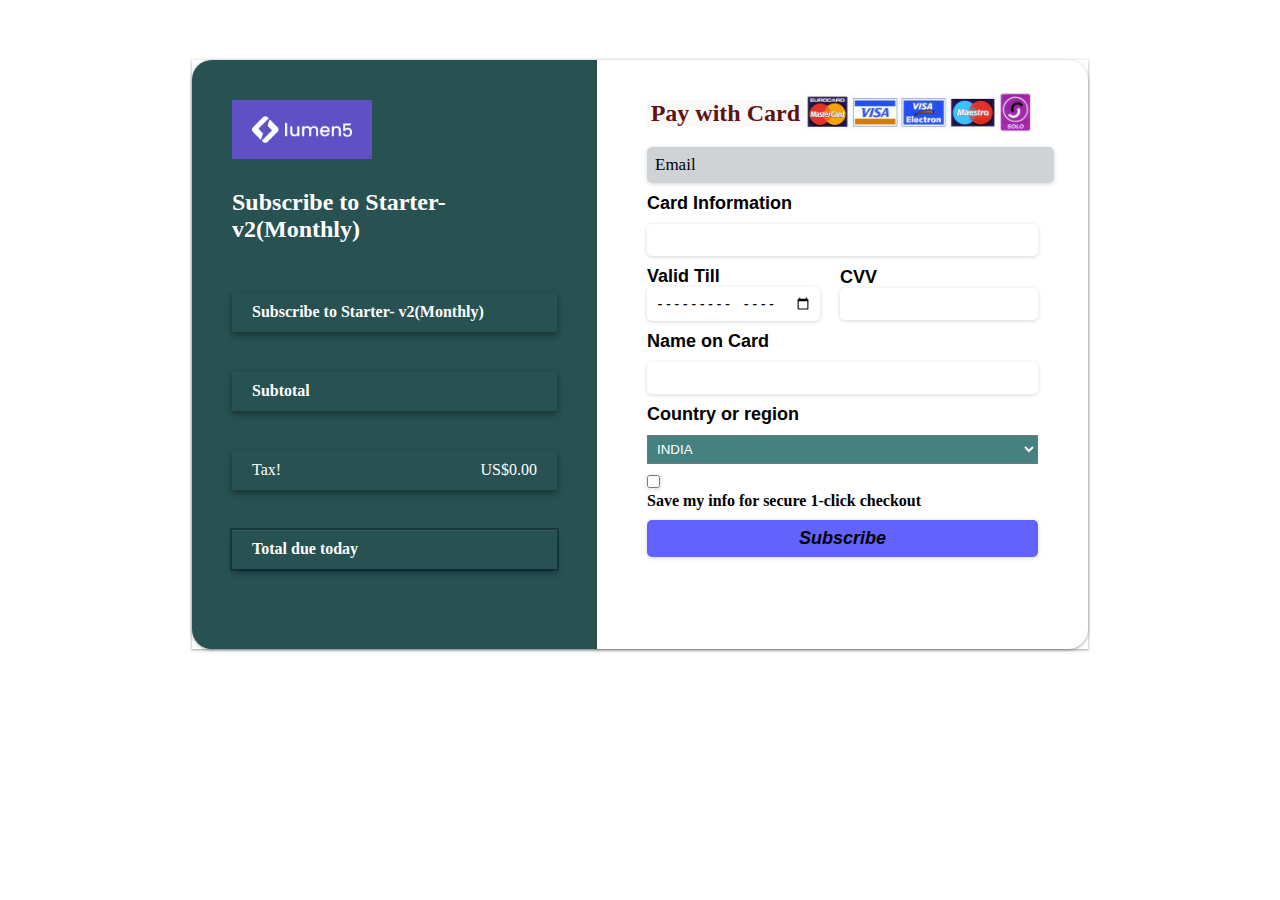
<file: card.html>
<!DOCTYPE html>
<html lang="en">
  <head>
    <meta charset="UTF-8" />
    <meta http-equiv="X-UA-Compatible" content="IE=edge" />
    <meta name="viewport" content="width=device-width, initial-scale=1.0" />
    <title>Payment Section</title>
    <link rel="stylesheet" href="./pay_css/mje.css" />
  </head>
  <body>
    <div id="pay">
      <div id="paise">
        <img class="logoo" src="logo.png" alt="" onclick="dabao_img()" />
        <div>
          <h2>Subscribe to Starter- v2(Monthly)</h2>
          <h1 id="laao"></h1>
        </div>
        <div class="allM">
          <div>
            <h4>Subscribe to Starter- v2(Monthly)</h4>
            <h5 class="lto"></h5>
          </div>
          <div>
            <h4>Subtotal</h4>
            <h5 class="lto2"></h5>
          </div>
          <div>
            <p>Tax!</p>
            <p>US$0.00</p>
          </div>
          <div id="voxshad">
            <h4>Total due today</h4>
            <h3 style="color:red"  class="lto3"></h3>
          </div>
        </div>
      </div>
      <div id="debit">
        <div>
          <div><h2 id="h2">Pay with Card</h2></div>
          <div><img src="cards.jpg" alt="" /></div>
        </div>

        <div class="email">
          <span>Email</span><span class="mop"> shivammoudgil358@gmail.com</span>
        </div>
        <form action="">
          <label for="">Card Information</label>
          <input type="text" name="cardno" maxlength="16" id="cardno" />
          <div class="float">
            <div><label for="">Valid Till </label><input type="month" /></div>
            <div>
              <label for="">CVV </label
              ><input id="cvv" type="text" maxlength="3" />
            </div>
          </div>
          <label for="">Name on Card</label>
          <input type="text" />
          <label for="">Country or region</label>
          <select name="" id="">
            <option value="">INDIA</option>
            <option value="">USA</option>
            <option value="">UK</option>
            <option value="">RUSSIA</option>
            <option value="">CHINA</option>
          </select>

          <div>
            <input type="checkbox" name="checkbox" id="checkbox" />
            <p>Save my info for secure 1-click checkout</p>
          </div>

          <input style="cursor: pointer;" id="submit" type="submit" value="Subscribe" />
        </form>
      </div>
    </div>
  </body>
</html>
<script src="./payjs/pay.js"></script>
</file>
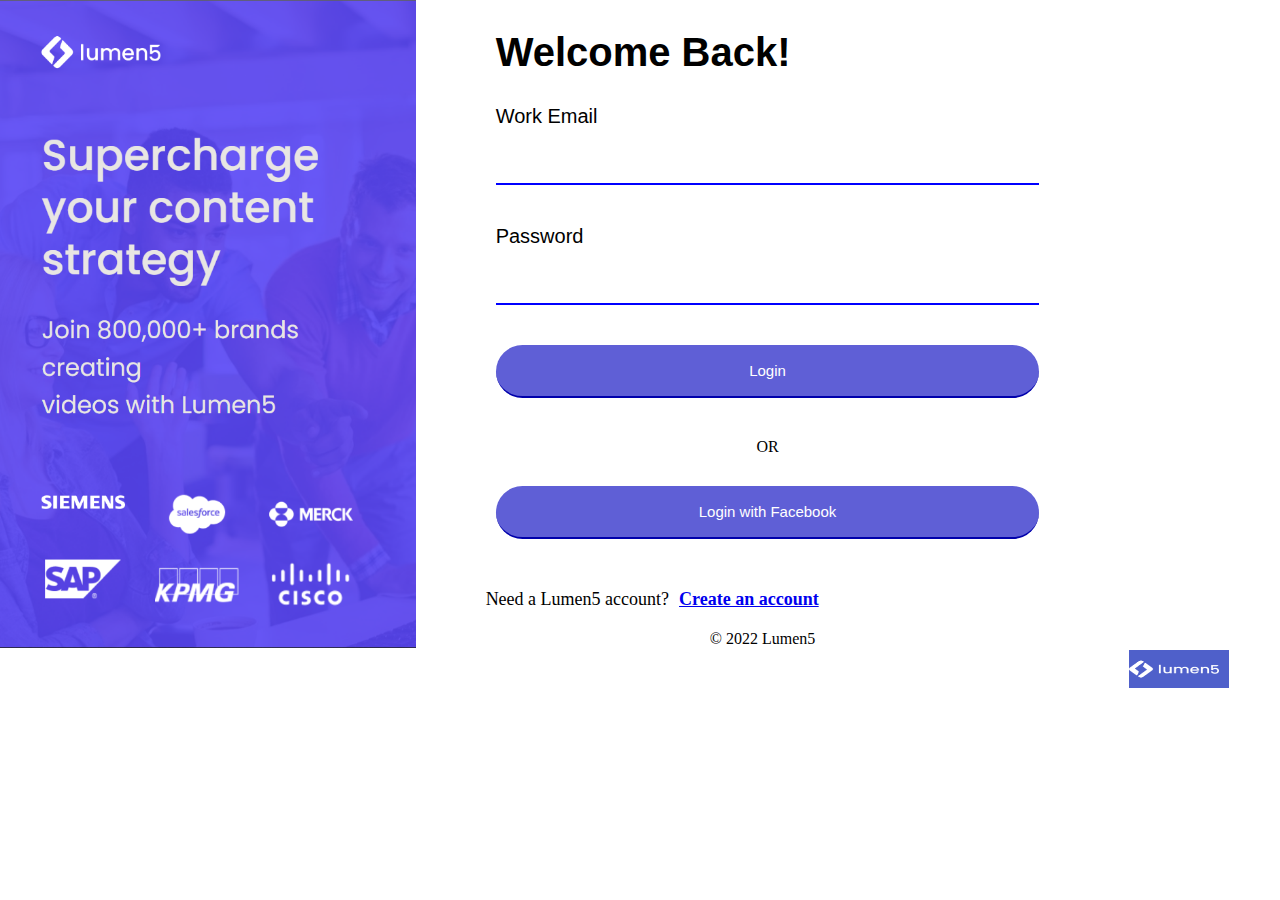
<file: login.html>
<!DOCTYPE html>
<html lang="en">
  <head>
    <meta charset="UTF-8" />
    <meta http-equiv="X-UA-Compatible" content="IE=edge" />
    <meta name="viewport" content="width=device-width, initial-scale=1.0" />
    <title>Login</title>
    <link rel="stylesheet" href="form.css" />
  </head>
  <body>
    <div id="lgn">
      <div>
        <img src="lk.png" alt="" />
      </div>
      <div>
        <form action="">
          <h1>Welcome Back!</h1>
          <label for="">Work Email</label>
          <input type="text" id="email" />
          <label for="">Password</label>
          <input type="password" id="password" />
          <input id="btn" type="submit" value="Login" />
          <p>OR</p>
          <input id="btn" type="submit" value="Login with Facebook" />
        </form>
        <div class="redr">
          <p>Need a Lumen5 account?</p>
          <a style="font-weight: bold" href="signup.html">Create an account</a>
        </div>
        <p>© 2022 Lumen5</p>
      </div>
      <div class="rif">
        <a href="index.html"><img class="home" src="logo.png" alt="" /></a>
      </div>
    </div>
  </body>
</html>
<script src="./scripts/login.js"></script>
</file>
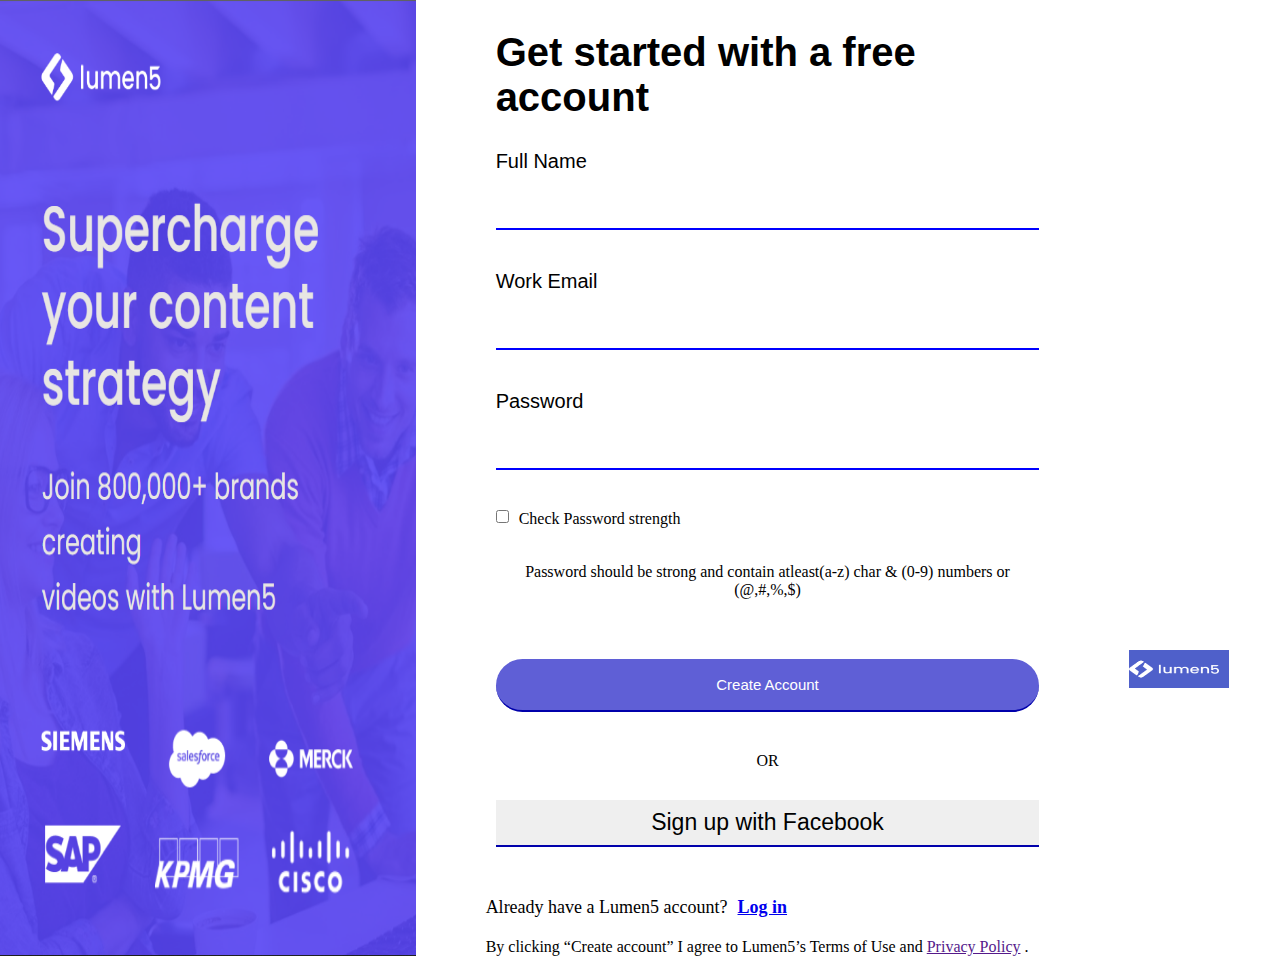
<file: signup.html>
<!DOCTYPE html>
<html lang="en">
  <head>
    <meta charset="UTF-8" />
    <meta http-equiv="X-UA-Compatible" content="IE=edge" />
    <meta name="viewport" content="width=device-width, initial-scale=1.0" />
    <title>Sign-Up</title>
    <link rel="stylesheet" href="form.css" />
    <link
      rel="stylesheet"
      href="https://cdnjs.cloudflare.com/ajax/libs/font-awesome/4.7.0/css/font-awesome.min.css"
    />
  </head>
  <body>
    <div id="lgn">
      <div>
        <img src="lk.png" alt="" />
      </div>
      <div>
        <form action="">
          <h1>Get started with a free account</h1>
          <label for="">Full Name</label>
          <input type="text" id="name" placeholder="" required />
          <label for="">Work Email</label>
          <input type="text" id="email" required/>
         <label for="pwd1">Password</label>
<input type="Password" id="password"
onBlur="valuate(this)" />
<div class="checkbox"><input type="checkbox">Check Password strength</div>
<center><p>Password should be strong and contain atleast(a-z) char & (0-9) numbers or (@,#,%,$)</p></center>
          <center>
           <div id="showStrength"></div></center>
          <input id="btn" type="submit" value="Create Account" />
          <p>OR</p>
          <input  type="submit" value="Sign up with Facebook" />
        </form>
        <div class="redr">
          <p>Already have a Lumen5 account?</p>
          <a style="font-weight: bold" href="login.html">Log in</a>
        </div>
        <p class="lef">
          By clicking “Create account” I agree to Lumen5’s Terms of Use and
          <a href="">Privacy Policy</a>
          .
        </p>
      </div>
      <div class="rif"><img class="home" src="logo.png" alt="" /></div>
    </div>
  </body>
</html>
<script src="./scripts/signup.js"></script>
</file>
<file: pay_css/mje.css>
*{
    margin:0px;
    padding:0px;
}
body{
    background-image:url(https://images.pexels.com/photos/2763927/pexels-photo-2763927.jpeg?auto=compress&cs=tinysrgb&w=600);
    
    background-size: cover;
}
#pay{
    border:1px solid;
    width: 70%;
    height: auto;
    margin: auto;
    display: grid;
    grid-template-columns: repeat(2,1fr);
    margin-top: 60px;


}
#pay>div:first-child{
    background-color: white;
border-radius: 20px 0px 0px 20px;
background-color: rgb(40, 81, 81);
color:white;
}

#pay>div:last-child{
    /* width: 50%; */
    background-color:white;
    padding:30px 50px;
    display: flex;
    flex-direction: column;
    gap:10px;
}
#debit>div{
display: flex;
align-items: center;
width: 100%;
}
#h2{
color:rgb(96, 18, 18);
text-align: center;
}
#debit>div>div:first-child{
    width: 90%;
    background-color: rgb(250, 249, 248);
}
#debit>div>div>img{
    width: 100%;
    height: 100%;
}
.email{
    display: flex;
    justify-content: space-between;
    background-color: rgba(198, 202, 206, 0.837);
    padding: 8px;
    font-size: 17px;
    box-shadow: rgba(0, 0, 0, 0.16) 0px 1px 4px;
        border-radius: 5px;
}
label{
    font-size: 18px;
    font-family:'Gill Sans', 'Gill Sans MT', Calibri, 'Trebuchet MS', sans-serif
}
form{
    display: flex;
    flex-direction: column;
    gap:10px;
    width: 100%;
    font-weight: bolder;
}
input{
    padding: 8px;
    font-style: italic;
    font-size: 14px;
    box-shadow: rgba(0, 0, 0, 0.16) 0px 1px 4px;
    border: none;
    outline:none;
    border-radius: 5px;
}
.float{
    /* border: 3px solid; */
    display: flex;
    align-items: center;
    justify-content: space-between;
    gap:20px;
}
.float>div{
    display: flex;
    flex-direction: column;
}
select{
    background-color: rgb(70, 129, 129);
    padding: 5px;
    color:white
}
#submit{
    background-color: rgba(0, 0, 255, 0.614);
    font-size: 18px;
    font-style: italic;
    font-weight:bold;
}

#paise{
    padding: 40px;
    display: flex;
    flex-direction: column;
    gap: 30px;
}

.allM>div{
    margin-top: 20px;
    display: flex;
    /* border: 2px solid; */
    box-shadow: rgba(0, 0, 0, 0.16) 0px 3px 6px, rgba(0, 0, 0, 0.23) 0px 3px 6px;
    height: 25px;
    align-items: center;
    justify-content:space-between;
    margin-bottom: 40px;
    padding: 7px 20px;
}
#pay{
    box-shadow: rgba(60, 64, 67, 0.3) 0px 1px 2px 0px, rgba(60, 64, 67, 0.15) 0px 1px 3px 1px;
    border:none;
}
#pay>div{
    box-shadow: rgba(60, 64, 67, 0.3) 0px 1px 2px 0px, rgba(60, 64, 67, 0.15) 0px 1px 3px 1px;
   
}
#pay>div+div{
    border-radius: 0px 20px 20px 0px;
}
.logoo{
    width: 100px;
    background-color: rgb(96, 80, 197);
    padding: 0px 20px;
}

#voxshad{
box-shadow: rgba(6, 24, 44, 0.4) 0px 0px 0px 2px, rgba(6, 24, 44, 0.65) 0px 4px 6px -1px, rgba(255, 255, 255, 0.08) 0px 1px 0px inset;
}
</file>
<file: form.css>
*{
    margin:0px;
    padding:0px;
    box-sizing: border-box;
}

#lgn{
    width: 96%;
    display:flex;
    gap:50px;
    height: auto;
}
#lgn>div:nth-child(1){
    width:35%;
}
#lgn>div:nth-child(2){
    width:50%;
}
#lgn>div:nth-child(3){
    width:10%;
    display: flex;
}
div>img{
    width: 100%;
    height: 100%;
}
form{
    display: flex;
    flex-direction: column;
    padding: 20px;
    padding-left: 30px;
    gap:30px;
}
h1{
    margin-top: 10px;
    font-size: 40px;
    font-family:Arial, Helvetica, sans-serif
}
label{
    margin-bottom: -20px;
    font-size: 20px;
    font-family: 'Lucida Sans', 'Lucida Sans Regular', 'Lucida Grande', 'Lucida Sans Unicode', Geneva, Verdana, sans-serif;
}
input{
    margin-bottom: 10px;
    border-bottom-color: blue;
    border-top:none;
    border-left:none;
    border-right:none;
    padding: 9px;
    outline: none;
    font-size: 23px;
}
#btn{
    background-color: rgb(95, 95, 214);
    border-radius: 108px;
    padding: 17px;
    color: white;
    font-size: 15px;
    cursor: pointer;
}
#btn:hover{
    background-color: blueviolet;
}
p{
    text-align: center;
}
a:hover{
    color: rgb(173, 53, 53);
}
.redr{
    font-size: 18px;
    padding: 20px;
    display: flex;
    gap:10px;
}
.lef{
    text-align:left;
    padding:0px 20px;
}
.home{
    margin-top: 650px;
    width: 100px;
    height: 38px;
    position: fixed;
    background-color:rgb(79, 96, 202);
    padding-right: 10px;
    cursor: pointer;
}
.rif{
    padding-left: 20px;
}
.home:hover{
    background-color:black
}
.checkbox{
    display: flex;
    gap:10px
}
</file>
